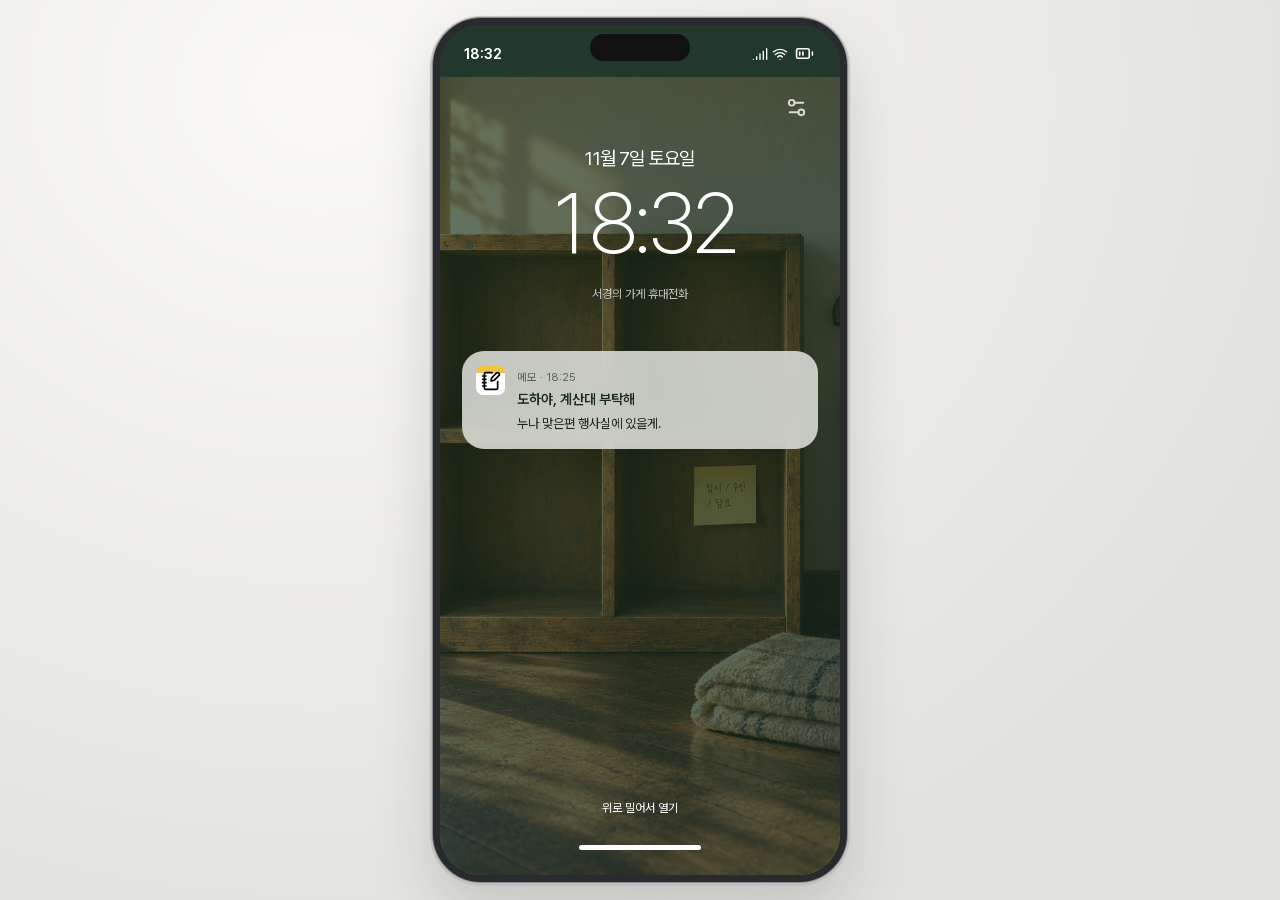
<file: index.html>
<!doctype html><html lang="ko"><meta charset="utf-8"><meta name="viewport" content="width=device-width,initial-scale=1"><title>열한 번째 상자</title><meta http-equiv="refresh" content="0;url=prototype/"><script>location.replace("prototype/"+location.search+location.hash)</script><a href="prototype/">열한 번째 상자 플레이</a></html>
</file>
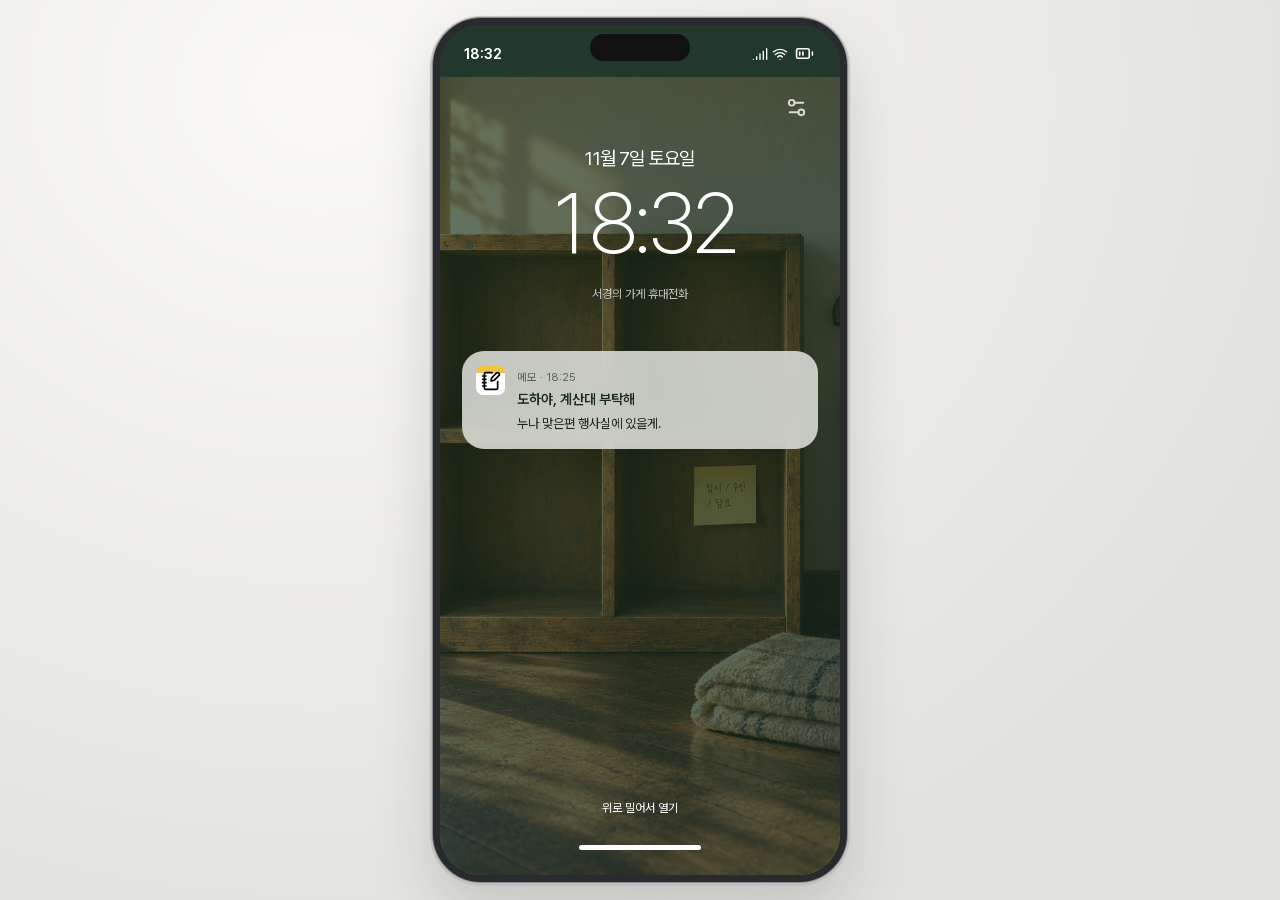
<file: prototype/index.html>
<!doctype html>
<html lang="ko"><head><meta charset="utf-8"><meta name="viewport" content="width=device-width, initial-scale=1, viewport-fit=cover"><meta name="theme-color" content="#22382c"><meta name="description" content="책방의 마지막 밤. 남겨진 휴대전화로 상자의 행방을 확인하는 이야기."><title>열한 번째 상자</title><link rel="preload" href="assets/fonts/PretendardVariable.woff2" as="font" type="font/woff2" crossorigin><link rel="stylesheet" href="phone-v06.css?v=0.6.1b"></head>
<body><main class="phone" aria-label="서경의 가게 휴대전화">
<div class="status"><span id="clock">18:32</span><div class="island" aria-hidden="true"></div><div class="status-right" aria-label="통신 연결됨, 배터리 76퍼센트"><img class="icon" src="assets/icons/signal.svg" alt=""><img class="icon" src="assets/icons/wifi.svg" alt=""><img class="icon battery" src="assets/icons/battery-medium.svg" alt=""></div></div>
<header id="appbar" class="appbar"></header><div id="screen" class="screen"></div><section id="composer" class="composer" aria-label="답장 작성" hidden></section><nav id="nav" class="system-nav" aria-label="휴대전화 탐색"></nav>
<div id="notification" class="notification" role="status" aria-live="polite" hidden></div><div id="overlay" class="overlay" role="dialog" aria-label="게임 설정과 확인" aria-modal="true" hidden></div><button id="jump-message" class="jump-message" data-action="jump" hidden>최근 메시지 ↓</button>
</main><script src="story-v05.js?v=0.6.1b"></script><script src="story-v06.js?v=0.6.1b"></script><script src="engine-v06.js?v=0.6.1b"></script><script src="phone-v06.js?v=0.6.1b"></script></body></html>
</file>
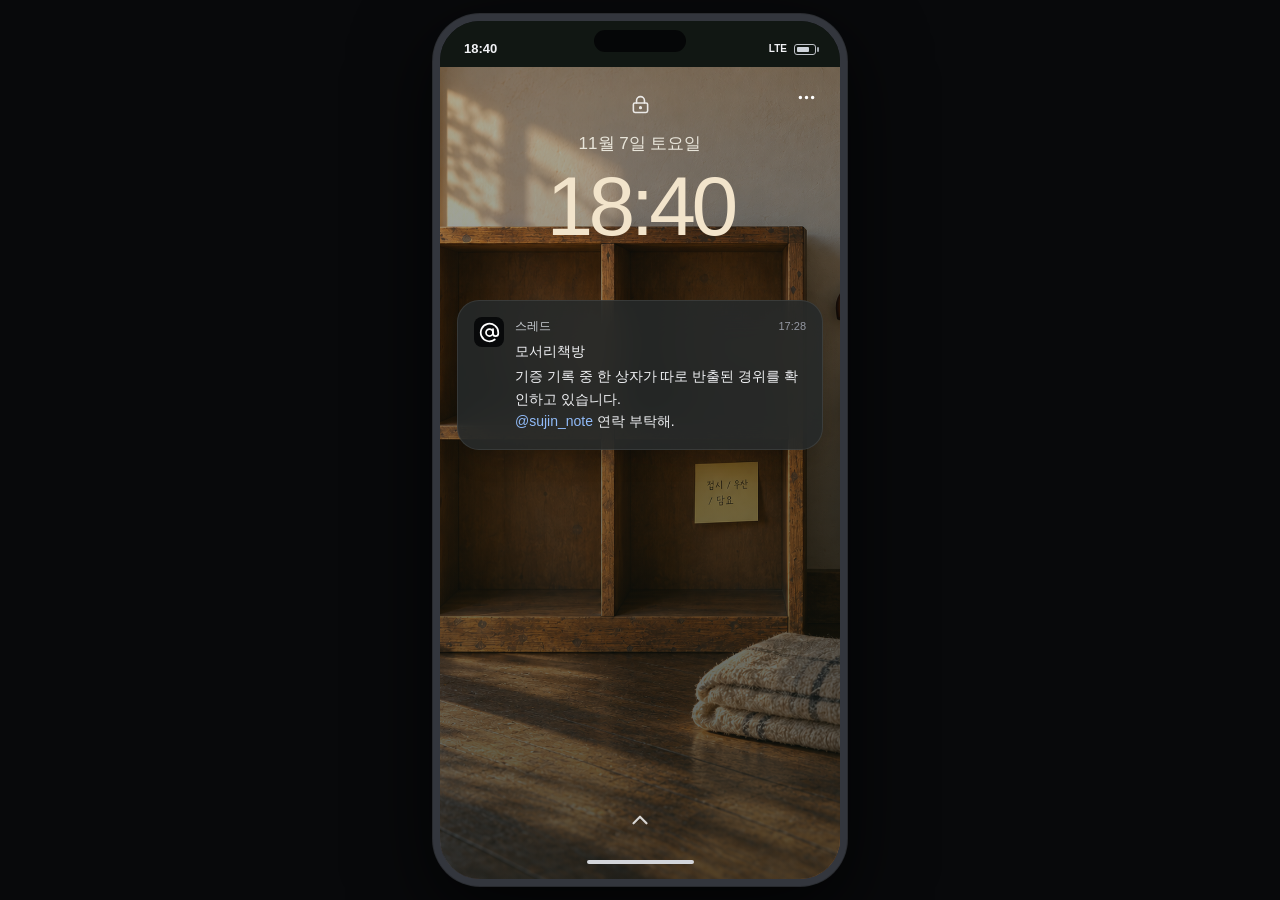
<file: prototype/legacy-v03.html>
<!doctype html>
<html lang="ko"><head><meta charset="utf-8"><meta name="viewport" content="width=device-width, initial-scale=1, viewport-fit=cover"><meta name="theme-color" content="#101415"><title>열한 번째 상자</title><link rel="stylesheet" href="phone.css"></head>
<body><main class="phone" aria-label="서경의 휴대전화">
<div class="status"><span id="clock">18:40</span><div class="island" aria-hidden="true"></div><span class="status-right">LTE <span class="battery" aria-label="배터리 76퍼센트"></span></span></div>
<header id="appbar" class="appbar"></header><div id="screen" class="screen"></div><nav id="nav" class="system-nav" aria-label="휴대전화 탐색"></nav>
<div id="notification" class="notification" aria-live="polite"></div><div id="overlay" class="overlay" hidden></div><div id="toast" class="toast" role="status"></div><button id="jump-message" class="jump-message" data-action="jump-message" hidden>새 메시지 ↓</button>
</main><script src="engine.js"></script><script src="story.js"></script><script src="dialogue-copy.js"></script><script src="flow.js"></script><script src="app-v2.js"></script></body></html>
</file>
<file: prototype/phone-v06.css>
@charset "UTF-8";
@font-face{font-family:Pretendard;src:url("assets/fonts/PretendardVariable.woff2") format("woff2");font-style:normal;font-weight:100 900;font-display:swap}
:root{font-family:Pretendard,"Pretendard Variable",-apple-system,BlinkMacSystemFont,"Segoe UI","Malgun Gothic",sans-serif;color:#16181b;background:#e8e7e3;font-synthesis:none;--ink:#16181b;--muted:#86878d;--line:#e9e9ed;--blue:#087df4;--panel:#f4f4f7;color-scheme:light}
*{box-sizing:border-box}html,body{margin:0;width:100%;height:100%;overflow:hidden}body{display:grid;place-items:center;background:radial-gradient(ellipse at 25% 10%,#faf9f7,#e1e1dd 80%)}button,input,textarea{font:inherit}button{color:inherit;border:0;background:none;cursor:pointer;-webkit-tap-highlight-color:transparent;touch-action:manipulation}button:disabled{opacity:.38;cursor:default}button:active:not(:disabled){opacity:.7}button:focus-visible,input:focus-visible,textarea:focus-visible,summary:focus-visible{outline:2px solid #087df4;outline-offset:2px}button img{pointer-events:none}img{max-width:100%}p{margin:0 0 12px}h1,h2{letter-spacing:-.035em}h1{font-size:28px;line-height:1.35;margin:0 0 20px}h2{font-size:19px;margin:28px 0 15px}small{font-size:11px;color:var(--muted)}b{font-weight:600}.icon{display:block;width:23px;height:23px;flex-shrink:0;object-fit:contain}.icon-button{display:inline-flex;align-items:center;justify-content:center;width:44px;min-width:44px;height:44px;border-radius:12px}.icon-button:hover{background:#00000004}.avatar{width:44px;height:44px;object-fit:cover;border-radius:50%;flex-shrink:0;background:#d8ddd7}button,span,div{overflow-wrap:anywhere}[hidden]{display:none!important}
.phone{width:414px;height:min(892px,calc(100dvh - 36px));min-height:420px;position:relative;display:flex;flex-direction:column;border:7px solid #292a2d;border-radius:48px;overflow:hidden;background:white;box-shadow:0 0 0 1px #8b8d8e,0 1px 1px 3px #c0c0bd,0 28px 60px #2b31302b;isolation:isolate}
.status{height:52px;flex-shrink:0;display:flex;align-items:center;justify-content:space-between;padding:5px 24px 0;background:#fafafa;font-size:14px;font-weight:650;z-index:3}.status-right{display:flex;align-items:center;gap:4px}.status-right .icon{width:16px;height:16px}.status-right .battery{width:24px;height:19px}.island{position:absolute;width:100px;height:27px;top:9px;left:calc(50% - 50px);background:#0c0c0d;border-radius:20px}.appbar{display:flex;align-items:center;gap:7px;padding:3px 10px 9px;min-height:64px;flex-shrink:0;background:#fafafaf2;border-bottom:1px solid #e4e4e8;z-index:2}.appbar>.icon-button:first-child .icon{filter:invert(42%) sepia(96%) saturate(4075%) hue-rotate(193deg)}.brand{flex:1;font-size:21px;letter-spacing:-.03em}.insta-brand{font-family:inherit;font-style:normal;font-size:26px;font-weight:700}.room-heading{display:flex;gap:9px;align-items:center;flex:1;min-width:0}.room-heading b{display:block;font-size:16px}.room-heading small{display:block;font-size:10px;margin-top:3px}.room-heading .avatar{width:35px;height:35px}.screen{flex:1;min-height:0;overflow-y:auto;overflow-x:hidden;overscroll-behavior:contain;scrollbar-width:none;background:white}.screen::-webkit-scrollbar{display:none}.system-nav{height:29px;flex:none;background:#fff;z-index:2}.home-gesture{width:100%;height:100%;display:flex;align-items:center;justify-content:center}.gesture{display:block;width:122px;height:5px;background:#18191b;border-radius:10px}
.wallpaper{color:white;background:#304038}.wallpaper .status,.wallpaper .system-nav{background:#22382c}.wallpaper .status .icon,.wallpaper .home-top .icon{filter:invert(1)}.wallpaper .gesture{background:#fff}.wallpaper .screen{background:transparent}.wallpaper .island{background:#111}.lockscreen{position:relative;min-height:100%;padding:8px 22px 25px;display:flex;align-items:center;flex-direction:column;background:linear-gradient(#173220aa,#152a20b8),url('../assets/scenes/IMG004-shelf.png') center/cover}.lock-top{width:100%;display:flex;justify-content:flex-end}.lock-top .icon{filter:invert(1);opacity:.8}.lockscreen>p{font-size:19px;margin:18px 0 2px;letter-spacing:-.04em}.lock-time{font-size:85px;line-height:1.2;letter-spacing:-6px;font-weight:200;font-variant-numeric:tabular-nums}.lock-owner{font-size:12px;opacity:.7;margin-top:13px}.lock-notice{display:flex;width:100%;text-align:left;gap:12px;padding:15px 14px;background:#f0f3edc9;backdrop-filter:blur(22px);border-radius:22px;color:#1b2920;margin-top:50px}.lock-notice small{color:#536058;font-size:11px}.lock-notice b{display:block;font-size:14px;margin:6px 0}.lock-notice p{font-size:13px;margin:0;line-height:1.65}.mini-app{width:29px;height:29px;border-radius:7px;background:linear-gradient(#f0c53e 25%,#fff 25%);display:grid;place-items:center;flex:none}.mini-app .icon{width:20px;height:20px}.unlock-area{margin-top:auto;padding-top:60px;display:flex;flex-direction:column;align-items:center;gap:15px}.unlock-text{font-size:12px;min-height:44px;color:#fff}.home{height:100%;min-height:600px;padding:10px 25px 14px;display:flex;flex-direction:column;background:linear-gradient(#163023b0,#233b1e44 55%,#162e20a0),url('../assets/scenes/IMG003-tangerines.png') center/cover}.home-top{display:flex;align-items:center;justify-content:space-between;font-size:13px}.home-time{font-size:58px;line-height:1.2;font-weight:200;letter-spacing:-3px;margin:0 0 22px}.home-widget{min-height:124px;display:grid;grid-template-columns:60px 1fr;align-content:center;gap:0 14px;background:#e5ead9d9;backdrop-filter:blur(24px);color:#26382b;border-radius:23px;padding:15px 20px;margin-bottom:30px;box-shadow:0 4px 12px #00000008}.widget-date{grid-column:1;font-size:12px;color:#8d3928}.home-widget>strong{font-size:42px;font-weight:300;line-height:1.2}.home-widget>span:last-child{grid-column:2;grid-row:1/3;align-self:center;border-left:3px solid #7b9275;padding-left:12px;font-size:12px;line-height:1.75}.widget-message{grid-column:1/-1;text-align:left;padding:0}.widget-message small{color:#55654e}.widget-message p{font-size:13px;line-height:1.6;margin:8px 0 0;display:-webkit-box;-webkit-line-clamp:2;-webkit-box-orient:vertical;overflow:hidden}.app-grid{display:grid;grid-template-columns:repeat(4,minmax(0,1fr));gap:21px 14px}.app-tile{min-width:0;display:flex;align-items:center;flex-direction:column;gap:7px;padding:0;color:white;font-size:11px;text-shadow:0 1px 4px #0006}.app-icon{width:57px;height:57px;position:relative;display:flex;align-items:center;justify-content:center;border-radius:14px;box-shadow:0 2px 7px #0002,inset 0 1px 1px #ffffff3f}.app-icon .icon{width:31px;height:31px;filter:invert(1)}.app-messages{background:linear-gradient(#6dde62,#26b943)}.app-phone{background:linear-gradient(#63d978,#20b74d)}.app-feed{background:#131416}.app-gyeot{background:radial-gradient(circle at 25% 100%,#ffda72 2%,#fb8740 30%,#d8357d 60%,#6b46cf 97%)}.app-photos{background:#fff}.app-photos .icon{filter:invert(40%) sepia(80%) saturate(1900%) hue-rotate(299deg)}.app-files{background:linear-gradient(#77bafa,#1180ef)}.app-notes{background:linear-gradient(#f4cf4a 27%,#fff 27%,#fff 55%,#f1f1ed 56%,#fff 58%,#fff 76%,#efefeb 77%,#fff 79%)}.app-notes .icon{filter:none;width:25px;opacity:.65}.app-search{background:#fff}.app-search .icon{filter:invert(36%) sepia(94%) saturate(1124%) hue-rotate(174deg);width:36px;height:36px}.badge{position:absolute;right:-5px;top:-6px;min-width:20px;height:20px;padding:0 5px;line-height:20px;border-radius:12px;background:#f04743;font-size:11px;font-style:normal;text-shadow:none}.home-spacer{flex:1;min-height:15px}.page-dots{text-align:center;font-size:9px;letter-spacing:5px;padding:14px 0}.dock{display:flex;justify-content:space-around;padding:11px 8px;border-radius:28px;background:#f1f5ef40;backdrop-filter:blur(24px)}
.large-title{display:flex;align-items:center;justify-content:space-between;padding:20px 22px 5px}.large-title h1{font-size:31px;margin:0}.large-title .icon{width:25px;opacity:.65}.list-search{background:#efeff2;border-radius:10px;margin:14px 20px 10px;padding:8px 12px;display:flex;gap:8px;color:#8b8d95;font-size:14px;align-items:center}.list-search .icon{width:17px;height:17px;opacity:.45}.contact-row{display:flex;align-items:center;width:100%;gap:12px;padding:18px 18px 18px 20px;text-align:left;position:relative}.contact-row:after{content:'';position:absolute;bottom:0;left:76px;right:0;border-bottom:1px solid var(--line)}.contact-copy{flex:1;min-width:0}.contact-copy b{display:block;font-size:16px;margin-bottom:5px}.contact-copy>span{display:-webkit-box;-webkit-line-clamp:2;-webkit-box-orient:vertical;overflow:hidden;font-size:13px;line-height:1.55;color:#86878d}.contact-meta{align-self:stretch;display:flex;align-items:flex-end;flex-direction:column;gap:8px;min-width:32px}.contact-meta .icon{width:12px;height:12px;opacity:.25}.unread-dot{width:8px;height:8px;border-radius:50%;background:var(--blue)}
.conversation{padding:12px 16px 24px;min-height:100%}.date-divider{text-align:center;font-size:10px;letter-spacing:-.01em;color:#919298;margin:15px 0 22px}.bubble-row{display:flex;align-items:flex-start;flex-direction:column;margin:0 0 15px}.bubble{font-size:15px;line-height:1.65;background:#eeeef0;padding:10px 14px;border-radius:18px 18px 18px 5px;max-width:87%;white-space:pre-line;word-break:keep-all;overflow-wrap:anywhere;color:#1e1f22}.bubble-row>small{font-size:10px;margin:4px 5px 0;color:#9d9da2}.bubble-row.mine{align-items:flex-end}.mine .bubble{background:#087df4;color:#fff;border-radius:18px 18px 5px 18px}.older{display:block;color:#0075ec;font-size:12px;min-height:44px;margin:0 auto 12px}.typing{display:flex;gap:5px;background:#eeeef0;border-radius:18px;width:55px;padding:12px 13px}.typing i{width:6px;height:6px;border-radius:50%;background:#a6a6ab;animation:typing 1.3s infinite}.typing i:nth-child(2){animation-delay:.15s}.typing i:nth-child(3){animation-delay:.3s}.attachment{display:flex;align-items:center;text-align:left;gap:10px;background:#fff;border:1px solid #dfdfe4;border-radius:12px;padding:12px 10px;width:100%;margin:12px 0 3px;color:var(--ink);white-space:normal}.attachment>span:nth-child(2){flex:1;min-width:0}.attachment b{font-size:12px;display:block;line-height:1.45}.attachment small{font-size:10px;display:block;margin-top:5px}.attachment>.icon{width:13px;height:13px;opacity:.35}.attachment-icon{display:flex;align-items:center;justify-content:center;width:28px;height:35px;border-radius:6px;color:#7b8eaa;background:#eaf1fd}.attachment-icon .icon{width:18px;height:18px;opacity:.65}.composer{padding:9px 15px 11px;background:#fafafaeb;backdrop-filter:blur(20px);border-top:1px solid var(--line);flex-shrink:0;max-height:39%;overflow-y:auto}.reply-recipient{display:flex;align-items:center;justify-content:space-between;font-size:11px;color:#73767d;min-height:23px;margin-bottom:5px}.reply-recipient>span{font-size:10px;color:#a3a5ab}.quick-replies{display:flex;flex-direction:column;gap:7px}.reply-choice{width:100%;text-align:left;border:1px solid #cdddf0;border-radius:14px;background:#f2f7fd;color:#17508c;font-size:13px;line-height:1.55;padding:10px 13px;min-height:44px;word-break:keep-all;overflow-wrap:anywhere}.send-row{display:flex;gap:8px;align-items:flex-end;border:1px solid #d0d0d5;background:white;border-radius:21px;padding:7px}.draft-text{flex:1;padding:3px 6px;font-size:14px;line-height:1.6;max-height:160px;overflow:auto}.send-button{width:38px;height:38px;border-radius:50%;background:#087df4;display:grid;place-items:center;flex:none}.send-button .icon{filter:invert(1);width:24px;height:24px}.text-button{font-size:11px;color:#0076e9;min-height:30px;padding:0 4px}.read-reminder{display:flex;align-items:center;gap:8px;font-size:12px;color:#92949c;min-height:39px;border:1px solid #dedee3;border-radius:22px;padding:7px 12px}.read-reminder .icon{width:17px;height:17px;opacity:.4}.idle-composer{display:flex;align-items:center;justify-content:space-between;min-height:38px;border:1px solid #dedee3;border-radius:22px;padding:7px 13px;color:#aaa;font-size:13px}.idle-composer .icon{width:20px;height:20px;opacity:.2}.jump-message{position:absolute;bottom:212px;right:15px;border:1px solid #e0e2e6;box-shadow:0 3px 12px #0002;border-radius:30px;background:#fff;color:#2982d8;padding:7px 14px;min-height:38px;font-size:12px;z-index:4}.call-banner{display:flex;gap:10px;align-items:center;font-size:14px;color:#208d55;min-height:48px}
.social-feed{background:#fff}.feed-tabs{display:flex;justify-content:center;gap:44px;padding:15px 0;border-bottom:1px solid var(--line);font-size:13px}.feed-tabs span{color:#999}.feed-tabs b{border-bottom:2px solid #111;padding-bottom:10px;margin-bottom:-15px}.account-row{display:flex;align-items:center;gap:12px;padding:15px 18px;font-size:12px;border-bottom:1px solid var(--line)}.book-avatar{width:37px;height:37px;display:grid;place-items:center;background:#c7c2b5;color:#f9f8f4;border-radius:50%;font-size:16px;font-family:inherit;flex:none}.book-avatar.ring{width:48px;height:48px;outline:2px solid #c84277;outline-offset:3px;margin-right:3px}.post-header{display:flex;align-items:center;gap:10px;padding:16px 18px 12px}.post-header>div{flex:1}.post-header b{font-size:12px;display:block}.post-header small{font-size:10px;display:block;margin-top:4px}.post-dots{font-size:13px;letter-spacing:1px;color:#777}.social-post{border-bottom:1px solid var(--line);padding-bottom:15px}.thread-post .post-copy{padding:1px 21px 4px 65px;font-size:14px;line-height:1.65}.post-copy p{margin:0 0 10px;word-break:keep-all;overflow-wrap:anywhere}.thread-post .social-actions{padding-left:58px}.photo-button{display:block;width:100%;padding:0}.post-photo{display:block;width:100%;max-height:390px;object-fit:cover}.insta-post .post-copy{padding:13px 18px 0;font-size:13px;line-height:1.7}.social-actions{display:flex;align-items:center;gap:1px;padding:0 13px;min-height:40px}.social-actions>.icon-button{width:37px;min-width:37px;height:37px}.social-actions .icon{width:21px;height:21px}.social-actions [aria-pressed=true] .icon{filter:invert(28%) sepia(95%) saturate(3702%) hue-rotate(337deg)}.social-comment{display:flex;align-items:center;gap:6px;min-width:44px;min-height:37px;font-size:11px;padding:5px}.social-actions>span{margin-left:auto;font-size:10px;color:#888}.comments-link{display:block;color:#8b8b91;font-size:12px;min-height:34px;padding:3px 18px}.thread-post .comments-link{padding-left:65px}.comments{padding:14px 18px 0;border-top:1px solid var(--line);margin-top:9px}.comments p{font-size:12px;line-height:1.75}.comments b{margin-right:5px;font-size:11px}.feed-end{text-align:center;font-size:11px;color:#bbb;padding:30px 0}
.document{padding:25px 24px 35px;min-height:100%;background:#fff}.document-meta{font-size:11px;color:#8b8c93;margin-bottom:23px;line-height:1.7}.document-meta small{display:block;margin-top:3px}.document h1{font-size:22px;line-height:1.45;margin-bottom:26px;word-break:keep-all}.document-body p{font-size:15px;line-height:1.9;margin:0 0 19px;word-break:keep-all;overflow-wrap:anywhere;white-space:pre-line}.omission{color:#a8a8ae;font-size:11px;letter-spacing:.03em;text-align:center;margin:18px 0 23px}.saved-footnote{font-size:10px;color:#999ca4;padding-top:20px;margin:25px 0 0;border-top:1px solid #f0f0f2}.note-document{background:#fffef7}.note-document .document-body{border-top:1px solid #e8e6d7;padding-top:20px}.chat-document{background:#f7f7f9}.chat-document .document-body p{font-size:14px;background:#fff;border-radius:14px;padding:13px 15px;border:1px solid #ededf0}.document-photo{display:block;width:100%;padding:0;overflow:auto;margin:12px 0 25px}.document-photo img{display:block;width:100%}.document-photo.zoomed img{width:170%;max-width:none}.file-row{display:flex;align-items:center;gap:12px;width:100%;padding:17px 0;text-align:left;border-bottom:1px solid var(--line);min-height:69px}.file-row>span{flex:1;min-width:0;font-size:14px}.file-row b{font-size:14px;line-height:1.5;display:block}.file-row small{display:block;line-height:1.5;font-size:10px;margin-top:5px}.file-row>.icon:first-child{opacity:.55}.file-row>.icon:last-child{width:15px;height:15px;opacity:.25}.files-page,.notes-page,.browser-page,.phone-page,.photos-page,.publication-list,.result-page{padding:25px 21px 35px}.files-page h1,.photos-page h1,.phone-page h1{font-size:29px;margin-bottom:10px}.muted{font-size:12px;color:#8a8e97;line-height:1.7}.photo-grid{display:grid;grid-template-columns:repeat(2,minmax(0,1fr));gap:4px;margin-top:25px}.photo-tile{padding:0;text-align:left}.photo-tile img{width:100%;height:185px;object-fit:cover}.photo-tile span{display:block;font-size:11px;padding:8px 0;color:#999}.note-entry{padding:17px 0;border-bottom:1px solid #eeeada}.notes-page{background:#fffef7}.note-entry p{font-size:13px;line-height:1.8;margin:6px 0 0}.notes-page textarea{width:100%;min-height:150px;resize:vertical;background:#fffef7;border:1px solid #dedbce;border-radius:8px;font-size:15px;line-height:1.7;padding:12px;color:#333}.browser-page form{display:flex;gap:8px;align-items:center;padding:8px 10px;background:#f0f0f3;border-radius:13px;margin-bottom:23px}.browser-page label{display:flex;align-items:center;gap:8px;flex:1;min-width:0}.browser-page input{border:0;outline:0;background:transparent;width:100%;min-width:0;font-size:14px}.browser-page form .icon{width:18px;height:18px;opacity:.5}.browser-page form button{min-height:36px}.empty-state{padding:36px 20px;text-align:center;font-size:13px;color:#999;line-height:1.8}
.screen-call{background:linear-gradient(145deg,#1e3b36,#152826);color:#fff}.incoming-call,.active-call,.call-ended{display:flex;align-items:center;flex-direction:column;min-height:100%;padding:45px 27px 28px}.incoming-call>.avatar{width:94px;height:94px;margin:18px 0 20px}.incoming-call h1{font-size:29px;margin-bottom:10px}.incoming-call p{font-size:15px;opacity:.6}.call-buttons{display:flex;justify-content:space-between;width:100%;padding:50px 18px 35px;margin-top:auto}.call-circle{width:62px;height:62px;border-radius:50%;display:grid;place-items:center}.call-circle .icon{width:27px;height:27px;filter:invert(1)}.accept{background:#31b86f}.decline{background:#ef5249}.call-person{display:flex;align-items:center;flex-direction:column;gap:8px}.call-person .avatar{width:54px;height:54px}.call-person b{font-size:16px}.call-person small{color:#acb9b6;font-size:11px}.call-caption{font-size:21px;line-height:1.85;word-break:keep-all;overflow-wrap:anywhere;margin:35px 0;flex:1}.listen-next{font-size:14px;border:1px solid #ffffff40;border-radius:25px;padding:12px 25px;color:white;min-height:44px}.call-controls{padding-top:30px}.call-replies{width:100%;display:flex;flex-direction:column;gap:8px}.call-replies>small{color:#b4c7bf;margin-bottom:4px}.call-replies .reply-choice{background:#ffffff13;color:#e5f2ea;border-color:#ffffff30;font-size:14px}.call-ended{justify-content:center;text-align:center;gap:15px}.call-ended h1{font-size:26px}.call-ended p{font-size:13px;color:#b2c5bd}.call-record{display:flex;align-items:center;gap:13px;margin-top:25px;font-size:14px}.call-record small{display:block;margin-top:5px}.primary{min-height:46px;border-radius:12px;background:#087df4;color:#fff;font-size:14px;padding:12px 20px;display:inline-flex;align-items:center;justify-content:center}.wide{width:100%}.quiet-button{min-height:44px;color:#087df4;font-size:13px;text-align:center;padding:11px 15px}.ending-option{padding:23px 26px 23px 0;text-align:left;position:relative;width:100%;border-bottom:1px solid var(--line)}.ending-option>b{display:block;font-size:16px;line-height:1.5}.ending-option>span{display:block;font-size:12px;color:#888;line-height:1.75;margin-top:7px}.ending-option>.icon{position:absolute;right:0;top:27px;width:15px;height:15px;opacity:.35}.publication-cost{font-size:13px;background:#f4f5f7;border-radius:10px;padding:15px;line-height:1.75;margin:26px 0}.result-page h1{font-size:23px;margin:14px 0 22px}.result-page details{font-size:13px;line-height:1.8;border-bottom:1px solid var(--line);padding-bottom:15px}.result-page details p{margin-top:16px}.result-person{display:flex;align-items:center;gap:9px;font-size:12px;margin:25px 0 12px}.result-person .avatar{width:30px;height:30px}.result-page .bubble{max-width:100%}.result-page>.primary{margin-top:20px}
.notification{position:absolute;z-index:12;top:109px;left:8px;right:8px;background:#f5f5f6ee;backdrop-filter:blur(24px);border:1px solid #fff8;border-radius:23px;box-shadow:0 8px 25px #0002;display:flex;color:#202126;padding:11px 5px 11px 13px;animation:drop .23s ease-out}.wallpaper .notification{top:58px}.notification-open{display:flex;align-items:flex-start;gap:10px;flex:1;text-align:left;padding:0;min-width:0}.notification-open .avatar{width:34px;height:34px}.notification-open>div{flex:1;min-width:0}.notification b{font-size:12px}.notification small{font-size:10px;margin-left:9px}.notification p{font-size:12px;line-height:1.6;display:-webkit-box;-webkit-line-clamp:2;-webkit-box-orient:vertical;overflow:hidden;margin:4px 0 0}.notification>.icon-button{width:35px;height:35px;min-width:35px;margin-top:-7px}.notification>.icon-button .icon{width:16px;height:16px;opacity:.5}.notice-list{padding:10px 20px}.notice-row{width:100%;display:flex;gap:12px;align-items:flex-start;text-align:left;padding:20px 0;border-bottom:1px solid var(--line)}.notice-row>div{flex:1}.notice-row b{font-size:14px}.notice-row small{margin-left:10px}.notice-row p{font-size:13px;line-height:1.75;margin:6px 0 0}.overlay{position:absolute;z-index:25;bottom:0;left:0;right:0;max-height:90%;overflow:auto;background:#fbfbfdf7;backdrop-filter:blur(25px);border-radius:29px 29px 0 0;padding:13px 24px 26px;box-shadow:0 -45px 140px #0005;color:#25262b}.sheet-handle{height:4px;width:35px;background:#c6c6cc;border-radius:3px;margin:0 auto 24px}.overlay h2{margin:0 0 20px;font-size:23px}.overlay p{font-size:13px;line-height:1.8;color:#7b7e87}.setting-row{display:flex;justify-content:space-between;align-items:center;width:100%;min-height:53px;text-align:left;font-size:14px;border-bottom:1px solid var(--line)}.setting-row span{font-size:12px;color:#999}.overlay details{margin:20px 0;font-size:13px}.overlay details p{margin-top:12px}.version{font-size:11px!important;color:#979ba3!important}summary{cursor:pointer;min-height:40px;align-content:center}
.large-text .bubble,.large-text .document-body p,.large-text .reply-choice,.large-text .draft-text,.large-text .post-copy,.large-text .note-entry p{font-size:18px}.large-text .call-caption{font-size:24px}.large-text .composer{max-height:45%}.large-text .quick-replies{gap:9px}.large-text .comments p{font-size:15px}
@keyframes typing{50%{opacity:.3;transform:translateY(-2px)}}@keyframes drop{from{opacity:0;transform:translateY(-6px)}to{opacity:1;transform:translateY(0)}}
@media(max-width:500px){body{background:#fff}.phone{width:100%;height:100dvh;min-height:0;border:0;border-radius:0;box-shadow:none}.status{height:calc(47px + env(safe-area-inset-top));padding-top:calc(5px + env(safe-area-inset-top))}.island{top:calc(8px + env(safe-area-inset-top));height:25px;width:92px;left:calc(50% - 46px)}.system-nav{height:calc(28px + env(safe-area-inset-bottom));padding-bottom:env(safe-area-inset-bottom)}.notification{top:calc(107px + env(safe-area-inset-top))}.wallpaper .notification{top:calc(54px + env(safe-area-inset-top))}.overlay{padding-bottom:calc(24px + env(safe-area-inset-bottom))}}
@media(max-height:740px){.home{min-height:510px;padding-top:4px}.home-time{font-size:42px;margin-bottom:12px}.home-widget{min-height:94px;margin-bottom:21px;padding:12px 18px}.home-widget>strong{font-size:33px}.app-grid{gap:16px 12px}.app-icon{width:49px;height:49px;border-radius:12px}.app-icon .icon{width:27px;height:27px}.dock{padding:9px 6px}.home-spacer{min-height:8px}.page-dots{padding:9px 0}.lockscreen>p{margin-top:6px}.lock-time{font-size:70px}.lock-notice{margin-top:35px}.active-call{padding-top:20px}.call-caption{margin:22px 0;font-size:19px}.call-controls{padding-top:20px}.call-circle{width:55px;height:55px}}
@media(max-width:360px){.app-grid{column-gap:9px}.home{padding-left:20px;padding-right:20px}.bubble{font-size:14px;max-width:91%}.document{padding:22px 19px}.composer{padding-inline:11px}.reply-choice{font-size:12px}.contact-row{padding-left:16px}.room-heading small{font-size:9px}.appbar{gap:3px;padding-inline:5px}.call-caption{font-size:18px}}
@media(prefers-reduced-motion:reduce){*,*:before,*:after{animation:none!important;transition:none!important}}

/* Social profiles and actual multi-photo posts. */
.post-author{display:flex;gap:10px;align-items:center;text-align:left;flex:1;padding:0;min-width:0;min-height:44px}.post-author .avatar{width:37px;height:37px}.post-author>span{min-width:0}.post-header{gap:8px}.profile-strip{display:flex;justify-content:space-around;gap:12px;padding:20px 15px 16px;border-bottom:1px solid var(--line)}.profile-chip{display:flex;flex-direction:column;align-items:center;gap:7px;padding:0;font-size:11px;min-width:58px}.profile-chip .avatar{width:49px;height:49px;outline:1px solid #ddd;outline-offset:3px}.profile-header{display:grid;grid-template-columns:65px 1fr;gap:10px 15px;padding:23px 22px;border-bottom:1px solid var(--line)}.profile-header>.avatar{width:65px;height:65px;grid-row:1/3}.profile-header h1{font-size:23px;margin:4px 0 6px}.profile-header>div>span{font-size:12px;color:#777}.profile-header>p{grid-column:1/-1;font-size:13px;line-height:1.8;margin:8px 0 0}.profile-header>small{grid-column:1}.profile-back{justify-self:end;color:#087df4;font-size:12px;padding:8px;min-height:35px}.post-media{position:relative}.post-photo{max-height:none;aspect-ratio:4/5;object-fit:cover}.photo-pagination{position:absolute;bottom:12px;right:12px;display:flex;align-items:center;gap:6px;background:#ffffffed;border-radius:28px;padding:4px 7px;box-shadow:0 2px 8px #0002}.photo-pagination>span{font-size:12px;padding:0 5px}.photo-arrow{height:36px;width:36px;border-radius:50%;display:grid;place-items:center;background:#00000004}.photo-arrow .icon{width:20px;height:20px}.comments p{padding:8px 0;border-bottom:1px solid #f5f5f5;margin:0}.comments p:last-child{border-bottom:0}.large-text .comments p{font-size:16px}.large-text .profile-header p{font-size:16px}
</file>
<file: prototype/phone.css>
@charset "UTF-8";
:root{color-scheme:dark;--surface:#111214;--raised:#202226;--elevated:#2c2f34;--line:#303238;--text:#f1f2f5;--muted:#9599a3;--blue:#82b5ff;--green:#66d295;--yellow:#f4ce68;--radius:18px;font:15px/1.55 -apple-system,BlinkMacSystemFont,'Segoe UI','Malgun Gothic',sans-serif;font-synthesis:none}
*{box-sizing:border-box}html,body{margin:0;height:100%;overflow:hidden}body{display:flex;align-items:center;justify-content:center;background:#08090b;color:var(--text)}button,input,textarea{font:inherit}button{border:0;background:none;color:inherit;cursor:pointer;-webkit-tap-highlight-color:transparent}button:disabled{opacity:.38;cursor:default}button:focus-visible,input:focus-visible,textarea:focus-visible,summary:focus-visible{outline:2px solid var(--blue);outline-offset:3px}button:active:not(:disabled){filter:brightness(.85)}button img{pointer-events:none}p{margin:0 0 12px}h1,h2,h3{font-weight:650;letter-spacing:-.035em;margin:0}h1{font-size:28px}h2{font-size:19px}small{font-size:11px;color:var(--muted)}strong{font-weight:600}img{max-width:100%}.icon{display:inline-block;width:22px;height:22px;object-fit:contain;filter:invert(1);vertical-align:middle;flex:none}.push{flex:1}.sr-only{position:absolute;width:1px;height:1px;overflow:hidden;clip-path:inset(50%)}
main.phone{position:relative;display:flex;flex-direction:column;isolation:isolate;width:414px;height:min(888px,calc(100dvh - 28px));border:7px solid #33363d;border-radius:47px;background:var(--surface);box-shadow:0 0 0 1px #60646d66,0 24px 80px #000b;overflow:hidden}
.status{height:46px;flex:none;padding:10px 24px 0;display:flex;align-items:center;justify-content:space-between;position:relative;z-index:4;background:var(--surface);font-size:13px;font-weight:650}.island{position:absolute;left:50%;transform:translateX(-50%);top:9px;width:92px;height:22px;border-radius:14px;background:#050607}.status-right{display:flex;align-items:center;gap:7px;font-size:10px}.battery{display:inline-block;width:22px;height:11px;border:1px solid #bfc2c8;border-radius:3px;position:relative}.battery:before{content:'';position:absolute;inset:2px 6px 2px 2px;border-radius:1px;background:#cfd4db}.battery:after{content:'';width:2px;height:5px;background:#a2a6ae;position:absolute;right:-4px;top:2px;border-radius:1px}
.appbar{height:62px;flex:none;display:flex;align-items:center;padding:0 9px;border-bottom:1px solid #ffffff09;background:var(--surface);gap:3px}.appbar[hidden],.system-nav[hidden]{display:none}.header-title{flex:1;display:flex;align-items:center;min-width:0;gap:10px;font-size:17px;font-weight:600;letter-spacing:-.03em}.header-title small{display:block;font-weight:400;font-size:10px;margin-top:2px}.header-title .avatar{width:34px;height:34px;font-size:14px}.icon-button{width:40px;height:42px;display:inline-flex;justify-content:center;align-items:center;flex:none;border-radius:50%}.icon-button .icon{width:21px;height:21px}.icon-button:hover{background:#ffffff08}.appbar>.icon-button:first-child{color:var(--blue)}.screen{flex:1;overflow:auto;overscroll-behavior:contain;scrollbar-width:thin;scrollbar-color:#464a5255 transparent;position:relative}.system-nav{height:30px;flex:none;background:var(--surface);display:flex;align-items:center;justify-content:center}.home-gesture{display:flex;align-items:center;justify-content:center;width:100%;height:30px;padding:0}.gesture-bar{display:block;width:107px;height:4px;border-radius:4px;background:#d3d5da}.on-home .status,.on-home .system-nav{background:#111713}.on-home .screen{scrollbar-width:none}.page{padding:18px 19px 28px}.page-heading{display:flex;align-items:center;justify-content:space-between;margin-bottom:22px}.page-heading>.icon{color:var(--yellow)}.small-heading{font-size:15px;color:var(--muted);font-weight:500;margin:6px 0 18px}.section-label{color:var(--muted);font-size:12px;display:block;margin:15px 0 8px}.button{width:100%;min-height:45px;padding:11px 18px;border-radius:14px;background:var(--raised);font-size:14px;font-weight:500;margin-top:12px;display:flex;justify-content:center;align-items:center;gap:8px}.button.primary{background:#3581e7;color:white}.button.secondary{background:var(--raised);color:var(--text)}.button.danger{background:#4d2328;color:#ffb4bf}.plain-link,.subtle-link{padding:10px 0;display:inline-flex;gap:7px;align-items:center;font-size:13px;color:var(--blue)}.subtle-link{color:var(--muted);font-size:12px}.plain-link .icon{width:17px;height:17px}.empty{color:var(--muted);font-size:14px;text-align:center;padding:40px 15px}.file-link{display:flex;align-items:center;gap:11px;width:100%;text-align:left;min-height:51px;font-size:14px;border-bottom:1px solid #ffffff0a}.file-link .icon{width:20px;height:20px;opacity:.7}
.lockscreen{height:100%;min-height:470px;display:flex;flex-direction:column;align-items:center;background:linear-gradient(#121a1455,#0c120db3),url('../assets/scenes/IMG004-shelf.png') center/cover;padding:24px 17px 15px}.lock-symbol .icon{width:19px;height:19px;opacity:.85}.lock-date{font-size:17px;font-weight:500;margin:17px 0 0;color:#e8e5da}.lock-clock{font-size:84px;font-weight:250;line-height:1.15;letter-spacing:-.055em;color:#f2e4cb}.lock-alerts{width:100%;margin-top:46px}.lock-alert{width:100%;text-align:left;display:flex;gap:11px;padding:16px;border-radius:22px;background:#252a2bd9;backdrop-filter:blur(18px);border:1px solid #ffffff16;box-shadow:0 10px 24px #0002}.lock-alert b{font-size:12px;display:flex;justify-content:space-between;align-items:center;font-weight:500;color:#c5c9ce}.lock-alert strong{font-size:14px;display:block;margin-top:5px}.lock-alert p{font-size:14px;line-height:1.6;margin:3px 0 0}.app-mini{width:30px;height:30px;display:grid;place-items:center;border-radius:8px;flex:none;background:#08090a}.app-mini .icon{width:21px;height:21px}.lock-bottom{margin-top:auto;display:flex;align-items:center;flex-direction:column;gap:18px}.unlock-button{width:60px;height:45px;display:grid;place-items:center}.unlock-button .icon{width:26px;height:26px;opacity:.8}.mention{color:#91bbf8}
.home{min-height:100%;height:100%;display:flex;flex-direction:column;padding:9px 21px 14px;background:linear-gradient(160deg,#12201bd0,#1c241638 50%,#10180c8c),url('../assets/scenes/IMG003-tangerines.png') center/cover}.home-top{display:flex;justify-content:space-between}.home-top .icon-button{background:#111b1745;width:34px;height:34px}.home-top .icon{width:18px;height:18px}.clock-widget{display:flex;flex-direction:column;align-items:center;padding-top:17px;text-shadow:0 2px 10px #0003}.clock-widget>span{font-size:13px;font-weight:500}.clock-widget>strong{font-size:67px;line-height:1.25;font-weight:250;letter-spacing:-.05em}.clock-widget small{font-size:13px;color:#e4e7dd;margin-top:5px}.home-space{flex:1;min-height:25px}.app-grid{display:grid;grid-template-columns:repeat(4,1fr);gap:22px 12px}.app{padding:0;display:flex;flex-direction:column;align-items:center;gap:7px;font-size:11px;white-space:nowrap;text-shadow:0 1px 6px #0006}.app-square{height:57px;width:57px;border-radius:17px;display:grid;place-items:center;position:relative;box-shadow:0 3px 7px #0002,inset 0 1px 1px #ffffff35}.app-square .icon{width:29px;height:29px;filter:invert(1);stroke-width:1.6}.app-square.chat{background:#397bed}.app-square.search{background:#f6f8ff}.app-square.search .icon{filter:invert(38%) sepia(76%) saturate(2564%) hue-rotate(194deg)}.app-square.short{background:#060608}.app-square.gyeot{background:linear-gradient(30deg,#ffb54d,#df3971 55%,#8051cf)}.app-square.sheet{background:#21936b}.app-square.photos{background:#9262e0}.app-square.phone{background:#42b871}.app-square.notes{background:#f3cd60}.app-square.notes .icon{filter:invert(19%) sepia(36%) saturate(610%) hue-rotate(6deg)}.badge{position:absolute;right:-4px;top:-4px;background:#ed5e59;color:#fff;border-radius:12px;font-size:10px;min-width:19px;height:19px;line-height:19px;text-align:center;padding:0 4px;text-shadow:none;border:1px solid #ffffff33}.home-pages{display:flex;justify-content:center;gap:6px;padding:19px 0 15px}.home-pages i{width:5px;height:5px;border-radius:50%;background:#ffffff60}.home-pages i:first-child{background:#fff}.home-dock{display:flex;justify-content:space-around;align-items:center;padding:11px 8px;border-radius:28px;background:#d5ded220;backdrop-filter:blur(20px)}.home-dock .app>span:last-child{display:none}.home-dock .app-square{width:53px;height:53px;border-radius:16px}
.list-heading{display:flex;justify-content:space-between;align-items:center;padding:14px 21px 17px}.list-heading h1{font-size:30px}.search-placeholder{display:flex;gap:9px;align-items:center;margin:0 19px 15px;background:var(--raised);border-radius:12px;padding:9px 12px;color:var(--muted);font-size:14px}.search-placeholder .icon{width:16px;height:16px;opacity:.5}.contact-row{display:flex;align-items:center;gap:13px;padding:17px 20px;width:100%;text-align:left;border-bottom:1px solid #ffffff08}.avatar{display:inline-flex;align-items:center;justify-content:center;flex:none;width:43px;height:43px;border-radius:50%;font-size:17px;font-weight:550;background:#474b55;color:#f1f3f5}.avatar.sujin{background:#435567}.avatar.seogyeong{background:#725349}.avatar.taeo{background:#496756}.avatar.narae{background:#5b5475}.avatar.small{width:30px;height:30px;font-size:12px}.contact-main{flex:1;min-width:0}.contact-main strong{font-size:15px;font-weight:600;display:block}.contact-main small{font-size:12px;margin-top:4px;display:block;white-space:nowrap;text-overflow:ellipsis;overflow:hidden;color:#a2a5af}.contact-time{font-size:10px;color:var(--muted);align-self:flex-start;padding-top:2px}.chat-body{padding:8px 15px 20px}.date-divider{display:flex;justify-content:center;color:#777e89;font-size:10px;margin:15px 0 20px}.bubble-row{display:flex;flex-direction:column;align-items:flex-start;gap:4px;margin:12px 0}.bubble-row.mine{align-items:flex-end}.bubble{background:#292d33;padding:11px 14px;border-radius:17px 17px 17px 5px;max-width:86%;font-size:14px;line-height:1.6;word-break:keep-all;overflow-wrap:anywhere;white-space:pre-line}.mine .bubble{background:#245797;border-radius:17px 17px 5px 17px;color:#f1f6ff}.bubble-row>small{font-size:9px;color:#848b96;margin:0 5px}.older-button{display:block;margin:5px auto 20px;padding:8px 16px;color:var(--blue);font-size:12px;background:#85b6ff0b;border-radius:15px}.reply-options{display:flex;flex-direction:column;gap:8px;padding-top:16px}.reply-choice{border:1px solid #658bbe60;color:#a8ccff;border-radius:17px;padding:10px 15px;text-align:left;font-size:13px;display:flex;align-items:center;gap:9px;align-self:flex-end;max-width:94%}.reply-choice .icon{width:16px;height:16px;opacity:.7}.note-link{font-size:12px;display:flex;align-items:center;gap:8px;margin-top:17px;padding:12px;background:#f4ce6811;border:1px solid #f4ce6828;border-radius:13px;color:var(--yellow)}.note-link .icon{width:17px;height:17px}.inline-record{color:#9a9fa8;font-size:10px;padding:8px 2px}.contact-availability{font-size:11px;color:#777d87;text-align:center;padding:12px}.attachment{padding:8px 0 0;display:block}.chat-photo{width:100px;display:block;border-radius:5px}.typing{display:flex;gap:4px;background:#292d33;border-radius:16px;padding:12px 14px;width:53px;margin:10px 0}.typing i{width:5px;height:5px;background:#a3aab6;border-radius:50%;animation:typing 1.4s infinite}.typing i:nth-child(2){animation-delay:.15s}.typing i:nth-child(3){animation-delay:.3s}
.notes-page{padding-top:12px}.owner-note{background:#302a1e;border:1px solid #79664040;border-radius:16px;padding:14px 16px;margin-bottom:18px;color:#eadbb5}.owner-note summary{font-size:14px;font-weight:600}.owner-note summary small{display:block;font-weight:400;font-size:10px;margin-top:4px;color:#b6a884}.owner-note p{font-size:14px;line-height:1.9;padding-top:14px;margin:0}.segments{display:flex;border-radius:10px;background:#25282d;padding:3px;gap:3px;margin:12px 0 20px}.segments button{flex:1;min-height:33px;font-size:12px;border-radius:8px;color:#aaaeb7;white-space:nowrap;padding:4px 8px}.segments .selected{background:#42464e;color:#fff;box-shadow:0 1px 5px #0003}.note-row{width:100%;text-align:left;padding:14px 1px;border-bottom:1px solid #ffffff0c;position:relative}.note-row small{font-size:10px;color:#beaa75}.note-row p{font-size:14px;line-height:1.7;margin:5px 24px 0 0}.note-row>.icon{position:absolute;right:0;top:28px;width:17px;height:17px;opacity:.4}.empty-note{padding:40px 10px;text-align:center;font-size:13px;color:#777e88}.free-note{width:100%;min-height:280px;resize:vertical;background:transparent;border:0;outline:none;color:#e6e8ed;line-height:1.9;font-size:16px;padding:10px 2px;white-space:pre-wrap}.free-note:focus-visible{outline:none}.free-note::placeholder{color:#717780}.note-save{font-size:11px;text-align:right;color:#8b929c}.contact-link{display:flex;width:100%;align-items:center;gap:10px;border:1px solid #f4ce6828;color:#d7c49b;border-radius:13px;padding:13px;margin-top:20px;font-size:13px}.contact-link .icon{width:18px;height:18px}
.post-head{display:flex;align-items:center;gap:10px;margin-bottom:15px}.post-head>div{flex:1}.post-head strong{font-size:13px;display:block}.post-head small{font-size:10px;display:block;color:#868b94;margin-top:2px}.post-head .avatar{width:34px;height:34px;font-size:14px}.social-page{padding:17px}.thread-line{margin-left:16px;padding-left:27px;border-left:1px solid #40444c}.post-copy p{font-size:15px;line-height:1.75;margin-bottom:12px;word-break:keep-all}.post-date{font-size:10px;color:#8a909b;display:block;margin:10px 0}.social-actions{display:flex;align-items:center;gap:15px;margin:14px 0 10px}.social-actions>.icon{width:20px;height:20px;opacity:.8}.social-actions .icon-button{width:24px;height:24px;padding:0}.social-actions small{font-size:9px;margin-left:auto}.comment{display:flex;gap:9px;margin:20px 0}.comment>div{flex:1}.comment strong{font-size:11px}.comment p{font-size:13px;line-height:1.7;margin:4px 0}.comment .plain-link{font-size:11px;padding:3px 0}.older-post{margin-top:22px;border-top:1px solid var(--line);padding:17px 0}.older-post>summary{font-size:12px;color:var(--muted);padding:0 0 10px}.older-post p{font-size:13px;line-height:1.8}.older-post img{width:100%;border-radius:12px;margin:12px 0}.instagram-post>.post-head{padding:13px 16px;margin:0}.photo-full-button{display:block;width:100%;padding:0}.photo-full-button img{width:100%;max-height:420px;object-fit:cover;display:block}.post-lower{padding:4px 17px 14px}.post-lower p{font-size:13px;line-height:1.7}.post-lower strong{font-weight:650}.post-lower>details{margin-top:12px}.post-lower summary{color:var(--muted);font-size:12px}.instagram-post>.older-post{padding:17px;margin:0}.correction{padding:11px;background:#6e9ed412;border-left:2px solid #80abdb;border-radius:3px;font-size:12px!important;color:#b5cee9}
.file-heading{display:flex;align-items:center;gap:12px;margin:4px 0 22px}.file-heading strong{font-size:14px}.file-heading small{display:block;font-size:10px;margin-top:4px}.file-icon{display:grid;place-items:center;width:40px;height:46px;border-radius:9px;background:#203c31}.file-icon .icon{width:24px;height:24px}.sheet-summary{padding:5px 4px 19px;display:flex;justify-content:space-between;align-items:center}.sheet-summary>span{font-size:13px;color:var(--muted)}.sheet-summary>strong{font-size:32px;font-weight:500}.sheet-summary strong small{font-size:12px;margin-left:5px}.item-card{background:var(--raised);border-radius:16px;padding:17px}.item-number{font-size:10px;color:#94b7a5;background:#305041;display:inline-flex;padding:2px 7px;border-radius:5px;margin-bottom:11px}.item-card h2{font-size:16px;margin-bottom:14px}.item-card dl,dl{display:grid;grid-template-columns:75px minmax(0,1fr);gap:12px;font-size:13px;margin:15px 0 4px}dt{color:var(--muted)}dd{margin:0;word-break:keep-all;overflow-wrap:anywhere}.file-details{padding:18px 0;border-bottom:1px solid #ffffff0a}.file-details summary{font-size:13px;color:#b0b6c1}.file-item{display:flex;gap:12px;padding:13px 0;font-size:12px;border-bottom:1px solid #ffffff0a}.file-item>span{font-size:10px;color:var(--muted)}.file-item small{display:block;font-size:9px;margin-top:5px}.revision{padding:4px 0 28px 23px;border-left:1px solid #424751;position:relative}.revision-dot{width:9px;height:9px;border-radius:50%;background:#8fa6c3;position:absolute;left:-5px;top:7px}.revision small{font-size:11px}.revision h2{font-size:15px;margin:10px 0 15px}.revision p{font-size:13px;line-height:1.85}.change-line{display:grid;grid-template-columns:1fr 1.1fr 1fr;gap:6px;font-size:12px;align-items:center;padding:10px 0;border-bottom:1px solid #ffffff08}.change-line span{color:var(--muted);font-size:10px}.change-line del{color:#b39991}.change-line b{font-weight:500;color:#a9c5b1}.revision>.small{margin-top:13px}
.gallery-heading{padding:15px 19px 6px}.photo-grid{display:grid;grid-template-columns:repeat(2,1fr);gap:3px;padding:3px}.photo-tile{padding:0}.photo-tile img{display:block;width:100%;height:205px;object-fit:cover}.photo-view{height:calc(100% - 70px);display:flex;align-items:center;justify-content:center;background:#000;overflow:auto}.photo-view>img{max-width:100%;max-height:100%;object-fit:contain;flex:none}.photo-view.zoom{display:block}.photo-view.zoom>img{max-width:none;max-height:none;width:200%}.photo-toolbar{height:65px;display:flex;justify-content:space-around;align-items:center}.album-link{display:block;text-align:center;font-size:13px;color:var(--blue);padding:10px}.info-thumb{width:100%;height:180px;object-fit:cover;border-radius:12px}.info-card{margin-top:25px}.info-card h2{font-size:17px;margin-bottom:20px}
.search-form{display:flex;align-items:center;background:var(--raised);border-radius:14px;padding:7px 10px;gap:8px;margin-bottom:28px}.search-form>.icon{width:18px;height:18px;opacity:.45}.search-form input{flex:1;min-width:0;width:100%;color:var(--text);font-size:14px;border:0;background:none;outline:none}.search-form button{width:29px;height:29px;border-radius:50%;background:#5d7291;padding:5px}.search-form button .icon{width:17px;height:17px}.website-row{display:flex;align-items:center;gap:12px;width:100%;padding:17px 0;text-align:left;border-bottom:1px solid #ffffff0b}.site-icon{display:grid;place-items:center;width:37px;height:37px;border-radius:10px;background:#2c3643}.site-icon .icon{width:22px;height:22px}.website-row>span:nth-child(2){flex:1}.website-row strong{display:block;font-size:14px;font-weight:500}.website-row small{display:block;margin-top:4px;font-size:11px}.website-row>.icon{width:17px;opacity:.4}.web-page{background:#f1f3f6;color:#272b33;padding:23px 21px;min-height:100%;font-size:14px;line-height:1.8}.web-page .site-masthead{font-size:18px;font-weight:750;border-bottom:2px solid #344749;padding-bottom:13px;margin-bottom:18px}.web-page>small{font-size:10px;color:#747c89}.web-page h1{font-size:24px;line-height:1.5;font-weight:650;margin:12px 0 20px}.web-page details{font-size:13px;border-top:1px solid #cdd2da;padding-top:14px;margin-top:20px}.web-page details summary{color:#5d6978}.web-page details p{margin-top:12px}.web-page .plain-link{color:#2e6ca5}.receipt-card{border:1px solid #d1d6de;border-radius:13px;background:#fff;padding:18px;margin:20px 0 10px;box-shadow:0 3px 9px #29374a07}.receipt-card>span{font-size:12px;color:#5d6f68}.receipt-card dt{color:#7c848a}.receipt-card dl{font-size:13px;grid-template-columns:75px 1fr}.receipt-card p{font-size:11px;color:#6f7b73;margin:18px 0 0}
.comparison-pickers{display:flex;flex-wrap:wrap;gap:7px;margin-bottom:20px}.chip{display:inline-flex;gap:6px;align-items:center;padding:8px 10px;border-radius:10px;border:1px solid #393f4a;font-size:11px}.chip .icon{width:13px;height:13px;opacity:.6}.chip.selected{border-color:#7398c8;background:#30445d}.comparison-grid{display:grid;grid-template-columns:1fr 1fr;gap:10px}.excerpt{padding:13px;border:1px solid #393d45;border-radius:12px;background:#1c2025}.excerpt small{font-size:10px;display:block;color:#a2b8d1;margin-bottom:12px}.excerpt p{font-size:12px;line-height:1.8;margin-bottom:10px;word-break:keep-all;overflow-wrap:anywhere}.excerpt img{width:100%;height:100px;object-fit:cover;border-radius:7px;margin-bottom:12px}.claim{display:flex;align-items:flex-start;gap:10px;text-align:left;border:1px solid #343a44;width:100%;padding:13px;border-radius:13px;font-size:13px;line-height:1.7;margin-bottom:10px}.claim .icon{width:18px;height:18px;margin-top:3px;opacity:.45}.claim.selected{border-color:#6896d6;background:#25394f}.attachment-label{font-size:12px;color:var(--muted);margin:25px 0 10px}.attachment-choice{width:100%;display:flex;gap:9px;align-items:center;padding:10px 11px;margin-bottom:5px;font-size:12px;text-align:left;border-radius:9px}.attachment-choice .icon{width:17px;height:17px;opacity:.45}.attachment-choice.selected{background:#2b3d50}.compose-actions{display:flex;justify-content:space-between;gap:12px;align-items:center;border-top:1px solid var(--line);margin-top:20px;padding-top:13px}.send-button{display:flex;gap:7px;align-items:center;background:#377ddc;min-height:42px;padding:8px 17px;border-radius:22px;font-size:13px}.send-button .icon{width:17px;height:17px}.sent-confirmation{padding:17px;background:#21352e;border-radius:15px;font-size:14px;line-height:1.85}.sent-confirmation .icon{width:19px;margin-right:7px}.idea-history{padding-top:20px;font-size:12px}.idea-history small{display:block;margin-top:14px}.idea-history p{margin-top:5px}
.phone-heading{margin:0 0 24px}.phone-contact{display:flex;gap:12px;align-items:center;text-align:left;width:100%;padding:17px 0;border-bottom:1px solid #ffffff09}.phone-contact>span:nth-child(2){flex:1}.phone-contact strong{display:block;font-size:14px}.phone-contact small{display:block;font-size:11px;margin-top:4px}.phone-contact>.icon{width:21px;height:21px;opacity:.65}.recent-label{margin-top:33px}.call-record,.missed-call{padding:12px 0;font-size:13px;border-bottom:1px solid #ffffff08;color:#b0b6c0}.missed-call{color:#ec8e90}.call-screen{min-height:100%;display:flex;flex-direction:column;background:radial-gradient(circle at 50% 0,#313c494d,transparent 58%);padding:28px 24px 30px;align-items:center}.call-person{text-align:center;padding-top:30px}.avatar.call-avatar{width:82px;height:82px;font-size:32px;background:#485363}.call-person h1{font-size:26px;font-weight:450;margin:21px 0 7px}.call-person small{font-size:13px;color:#8a96a6}.call-bottom{display:flex;justify-content:space-around;gap:75px;margin-top:auto;padding-top:55px;width:100%}.round-call{width:59px;height:59px;border-radius:50%;display:grid;place-items:center}.round-call .icon{width:26px;height:26px}.round-call.accept{background:#3cb979}.round-call.decline{background:#dc4f56}.call-small-name{text-align:center;font-size:16px;line-height:1.7;margin-top:8px}.call-small-name small{display:block;font-size:11px;color:#8390a1;margin-top:4px}.caption-area{display:flex;flex:1;flex-direction:column;justify-content:center;align-items:flex-start;width:100%;padding:35px 4px}.caption-person{font-size:12px;color:#8da6c7;margin-bottom:16px}.call-caption{font-size:21px;line-height:1.85;text-align:left;padding:0;white-space:pre-line;letter-spacing:-.03em;word-break:keep-all;overflow-wrap:anywhere}.call-controls{width:100%;display:flex;justify-content:space-around;align-items:center;padding-top:22px}.call-controls .icon-button{width:49px;height:49px;background:#333b4655}.call-question-list{display:flex;flex-direction:column;justify-content:center;width:100%;flex:1;gap:12px;padding:30px 0}.spoken-choice{display:flex;align-items:center;gap:9px;text-align:left;background:#242e3a;border:1px solid #485d7680;border-radius:17px;width:100%;padding:15px;font-size:15px;line-height:1.7}.spoken-choice>.icon{width:17px;height:17px;opacity:.6}.spoken-choice.primary{color:#a4c8fd;border-color:#6285b6}
.draft-sender{display:flex;gap:11px;align-items:center;margin:5px 0 22px;font-size:14px}.draft-sender small{display:block;font-size:10px;color:#8c949f;margin-top:2px}.draft-row{width:100%;position:relative;text-align:left;padding:20px 30px 20px 0;border-bottom:1px solid var(--line)}.draft-row strong{font-size:14px;display:block;font-weight:500}.draft-row small{font-size:11px;display:block;margin-top:6px}.draft-row>.icon{position:absolute;right:0;top:24px;width:19px;height:19px;opacity:.4}.public-copy{font-size:15px;line-height:1.85;white-space:pre-line}.redacted{padding:14px;background:#292d33;border:1px dashed #535b67;color:#a6afb9;font-size:12px;margin:20px 0;border-radius:10px}.private-excerpt,.original-post{padding:16px;border-radius:13px;background:#252932;font-size:13px;margin:23px 0 10px}.private-excerpt p,.original-post p{margin:9px 0;line-height:1.8}.private-excerpt small,.original-post small{font-size:10px;color:#ad9a8c}.document-label{font-size:12px;color:var(--muted);padding-bottom:18px;border-bottom:1px solid var(--line)}.document-message{padding:14px 0;border-bottom:1px solid #ffffff09}.document-message small{font-size:10px}.document-message p{font-size:13px;line-height:1.8;margin:7px 0 0}.page details .excerpt{margin:14px 0}.epilogue-person{display:flex;gap:9px;align-items:center;font-size:11px;color:var(--muted);margin:25px 0 13px}.ending-photo{width:100%;height:190px;object-fit:cover;border-radius:14px;display:block;margin-top:24px}.photo-date{font-size:10px;display:block;text-align:center;margin-top:8px}.notice-row{text-align:left;width:100%;padding:18px 0;border-bottom:1px solid var(--line)}.notice-row p{font-size:14px;line-height:1.7;margin:5px 0 0}
.notification{position:absolute;top:48px;left:9px;right:9px;z-index:15;display:none;padding:12px 8px 12px 13px;border-radius:22px;background:#30353beF;border:1px solid #ffffff1c;box-shadow:0 10px 36px #0005;backdrop-filter:blur(20px);animation:drop .25s ease-out}.notification.visible{display:flex}.notification-open{display:flex;text-align:left;gap:10px;flex:1;padding:0;min-width:0}.notification-icon{display:grid;place-items:center;width:31px;height:31px;border-radius:9px;background:#397de2;flex:none}.notification-icon .icon{width:19px;height:19px}.notification-open>span:last-child{flex:1;min-width:0}.notification b{font-size:11px;font-weight:500}.notification small{font-size:9px;margin-left:8px;color:#aeb8c5}.notification p{font-size:13px;line-height:1.6;margin:4px 0 0}.notification>.icon-button{width:23px;height:25px;align-self:flex-start}.notification>.icon-button .icon{width:14px;height:14px;opacity:.5}.overlay{position:absolute;inset:auto 0 0;max-height:calc(100% - 65px);overflow:auto;background:#23262dfb;backdrop-filter:blur(20px);z-index:25;border-radius:28px 28px 0 0;padding:13px 23px 28px;box-shadow:0 -30px 160px #000b}.overlay[hidden]{display:none}.sheet-handle{height:4px;width:35px;background:#636974;border-radius:3px;margin:0 auto 25px}.overlay h2{font-size:20px;margin-bottom:21px}.overlay p{font-size:14px;color:#b0bac8;line-height:1.8}.setting-row{width:100%;display:flex;gap:12px;align-items:center;padding:15px 0;border-bottom:1px solid #ffffff0c;text-align:left;font-size:14px}.setting-row .icon{width:19px;height:19px;opacity:.7}.setting-row span{margin-left:auto;color:var(--muted);font-size:12px}.storage-warning{font-size:12px!important;color:#e6a7a7!important;margin-top:18px}.toast{display:none;position:absolute;bottom:46px;left:35px;right:35px;border-radius:22px;padding:11px 16px;background:#e0e4ec;color:#282d36;font-size:12px;text-align:center;box-shadow:0 4px 20px #0004;z-index:30;pointer-events:none}.toast.visible{display:block}.large-text .bubble,.large-text .note-row p,.large-text .post-copy p,.large-text .web-page,.large-text .claim{font-size:17px}.large-text .call-caption{font-size:24px}
@keyframes typing{50%{opacity:.35;transform:translateY(-2px)}}@keyframes drop{from{opacity:0;transform:translateY(-8px)}to{opacity:1;transform:translateY(0)}}
@media(max-width:500px){main.phone{width:100%;height:100dvh;border:0;border-radius:0;box-shadow:none}.status{height:calc(43px + env(safe-area-inset-top));padding-top:calc(7px + env(safe-area-inset-top))}.island{display:none}.system-nav{height:calc(28px + env(safe-area-inset-bottom));padding-bottom:env(safe-area-inset-bottom)}.notification{top:calc(45px + env(safe-area-inset-top))}.home{padding-left:25px;padding-right:25px}.overlay{padding-bottom:calc(25px + env(safe-area-inset-bottom))}}@media(max-height:720px){.clock-widget{padding-top:2px}.clock-widget>strong{font-size:56px}.home-space{min-height:15px}.app-grid{gap:15px 10px}.app-square{width:51px;height:51px;border-radius:15px}.home-pages{padding:13px 0}.home-dock{padding:8px}.home-dock .app-square{width:47px;height:47px}.home-top{margin-top:-3px}.lockscreen{padding-top:15px;min-height:0}.lock-clock{font-size:75px}.lock-alerts{margin-top:32px}.call-screen{padding-top:18px;padding-bottom:22px}.call-caption{font-size:19px}.caption-area{padding:25px 2px}.spoken-choice{font-size:14px;padding:13px}.call-question-list{gap:10px;padding:20px 0}}
@media(prefers-reduced-motion:reduce){*,*:before,*:after{animation:none!important;scroll-behavior:auto!important}}

/* HIG-informed web equivalents: readable body, stable hierarchy, 44px hit areas. */
.icon-button,.notification>.icon-button{width:44px;height:44px;min-width:44px;min-height:44px}
.button,.plain-link,.subtle-link,.reply-choice,.older-button,.home-gesture,.segments button,.chip,.attachment-choice,.album-link,.unlock-button,.setting-row,summary{min-height:44px}
.plain-link,.subtle-link,.album-link,summary{display:flex;align-items:center}
.system-nav{height:44px}.home-gesture{height:44px}
.bubble,.post-copy p,.public-copy,.free-note{font-size:17px;line-height:1.6}
.note-row p,.owner-note p,.web-page>p,.claim,.spoken-choice{font-size:16px}
.bubble-row>small,.post-date,.notification small,.note-row small,.post-head small,.header-title small,.date-divider,.contact-time,.document-message small,.photo-date,.file-item small{font-size:11px}
.notification>.icon-button{margin:-8px -5px 0 0}.notification p{font-size:14px}.notification b{font-size:12px}
.social-actions .icon-button{width:44px;height:44px;margin:-8px}.home-top .icon-button{width:44px;height:44px}
.segments button{font-size:13px}.large-text .comparison-grid{grid-template-columns:1fr}.large-text .header-title{font-size:19px}.large-text .bubble,.large-text .note-row p,.large-text .post-copy p,.large-text .public-copy,.large-text .claim{font-size:20px}.large-text .icon{width:24px;height:24px}
.lockscreen,.home-gesture,.sheet-handle{touch-action:none}.owner-note summary{display:block;min-height:44px}.owner-note summary small{font-size:11px}
@media(max-width:500px){.system-nav{height:calc(44px + env(safe-area-inset-bottom))}}

.flow-options{padding:16px 19px 24px;display:flex;flex-direction:column;gap:9px;border-top:1px solid #ffffff08}
.flow-options .reply-choice{align-self:stretch;max-width:100%;min-height:46px;background:#23334855}
.optional-checks{padding:10px 0;color:var(--muted);font-size:12px}.optional-checks .reply-choice{margin-top:8px}
.call-menu{position:absolute;z-index:5;right:10px;top:7px}.lockscreen{position:relative}.lock-settings{position:absolute;right:12px;top:8px}
.progress-setting{color:#a4ccff}.home-space{display:flex;align-items:center;padding:10px 0}
.home-contact{width:100%;display:block;text-align:left;padding:10px 13px;background:#26342bd4;backdrop-filter:blur(15px);border:1px solid #ffffff14;border-radius:17px;text-shadow:none}
.home-contact small{display:block;font-size:10px;color:#b9c9bf;margin-bottom:4px}.home-contact span{display:-webkit-box;-webkit-line-clamp:2;-webkit-box-orient:vertical;overflow:hidden;font-size:12px;line-height:1.5}
@media(max-height:720px){.clock-widget>strong{font-size:42px}.clock-widget small{display:none}.clock-widget>span{font-size:12px}.app-grid{gap:12px 10px}.app-square{width:48px;height:48px}.home-pages{padding:9px 0}.home-dock .app-square{width:44px;height:44px}.home-space{min-height:65px;padding:8px 0}.home-contact{padding:8px 11px}}
.message-file{display:flex;align-items:center;gap:9px;padding:12px 10px;margin-top:13px;border-radius:11px;background:#ffffff0d;border:1px solid #ffffff16;color:#bdd7fa;font-size:13px;min-height:44px;width:100%;white-space:normal;text-align:left}.message-file .icon{width:20px;height:20px;opacity:.8}
.jump-message{position:absolute;right:23px;bottom:55px;z-index:12;min-height:44px;background:#385a85;border:1px solid #91baf04d;border-radius:24px;padding:8px 17px;box-shadow:0 5px 18px #0005;color:#edf4ff;font-size:13px}.jump-message[hidden]{display:none}
</file>
